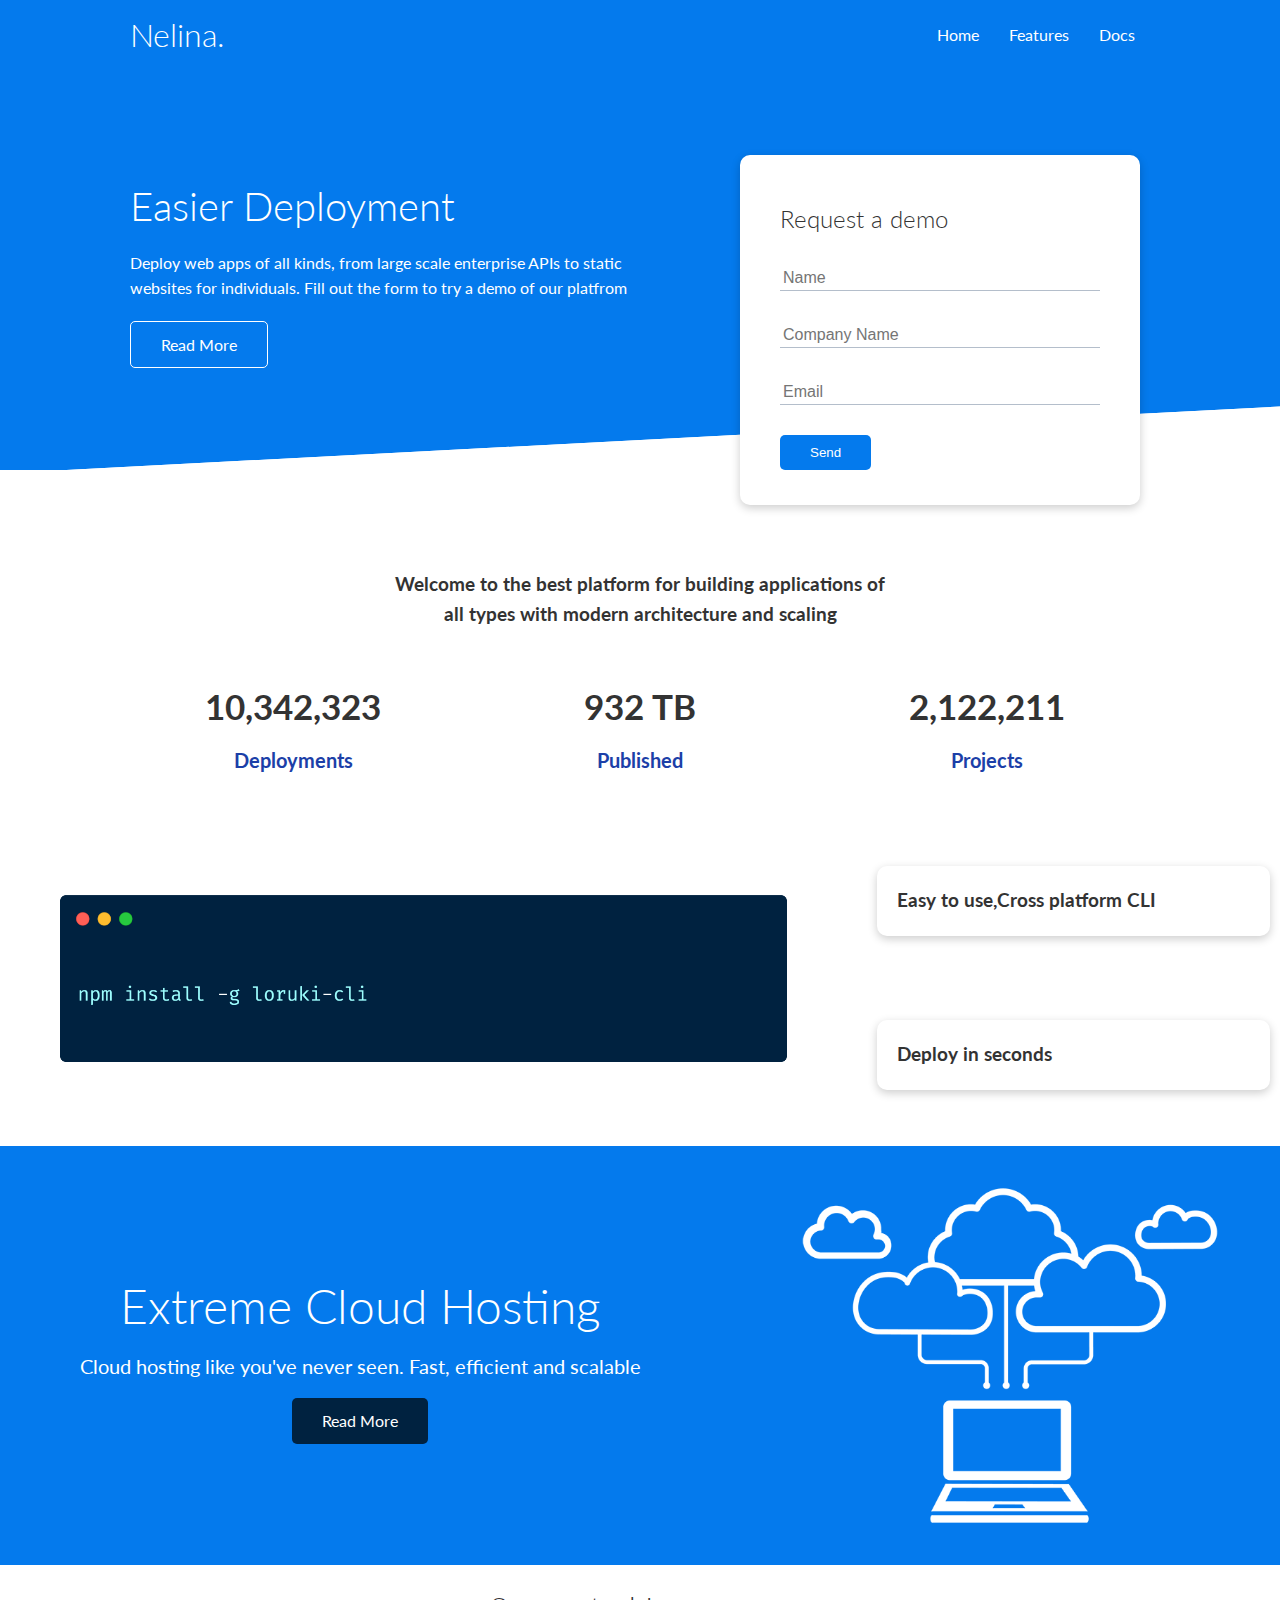
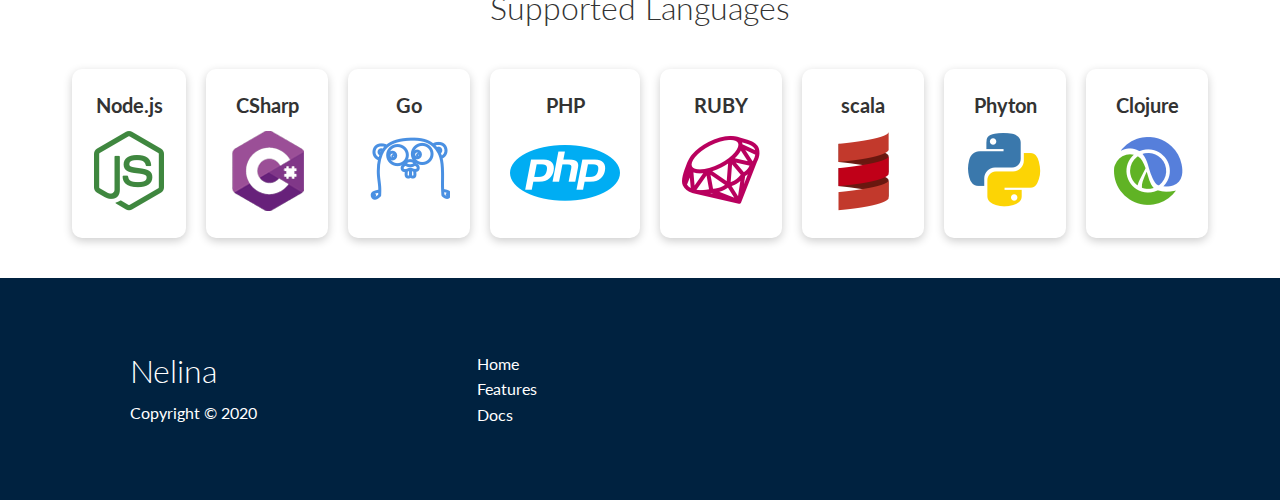
<file: index.html>
<!DOCTYPE html>
<html lang="en">
<head>
    <meta charset="UTF-8">
    <meta http-equiv="X-UA-Compatible" content="IE=edge">
    <meta name="viewport" content="width=device-width, initial-scale=1.0">
    <title>Nelina | Cloud Hosting website</title>
    <link rel="stylesheet" href="css/utilities.css">
    <link rel="stylesheet" href="css/styles.css">
    <link rel="stylesheet" href="https://cdnjs.cloudflare.com/ajax/libs/font-awesome/6.1.1/css/all.min.css" integrity="sha512-KfkfwYDsLkIlwQp6LFnl8zNdLGxu9YAA1QvwINks4PhcElQSvqcyVLLD9aMhXd13uQjoXtEKNosOWaZqXgel0g==" crossorigin="anonymous" referrerpolicy="no-referrer" />
    <script async src="https://pagead2.googlesyndication.com/pagead/js/adsbygoogle.js?client=ca-pub-1440423526496947"
     crossorigin="anonymous"></script>
</head>
<body>
    <!-- Nav Bar -->
    <div class="navbar">
     <div class="container flex">
         <h1 class="logo">Nelina.</h1>
         <nav>
             <ul>
                 <li><a href="index.html">Home</a></li>
                 <li><a href="features.html">Features</a></li>
                 <li><a href="docs.html">Docs</a></li>
             </ul>
         </nav>
     </div>
    </div>
    <!-- ShowCase -->
    <section class="showcase">
       <div class="container grid">
            <div class="showcase-text">
                <h1>Easier Deployment</h1>
                <p>Deploy web apps of all kinds, from large scale enterprise APIs to static websites for individuals. Fill out the form to try a demo of our platfrom</p>
                <a href="features.html" class="btn btn-outline">Read More</a>
            </div>
            <div class="showcase-form card">
                <h2>Request a demo</h2>
                <form >
                    <div class="form-control">
                        <input type="text" name="name" placeholder="Name" required>
                    </div>
                    <div class="form-control">
                        <input type="text" name="company" placeholder="Company Name" required>
                    </div>
                    <div class="form-control">
                        <input type="email" name="email" placeholder="Email" required>
                    </div>
                    <input type="submit" value="Send" class="btn btn-primary">
                </form>
            </div>
       </div>
    </section>
<!-- Stats --> 
    <section class="stats">
        <div class="container">
            <h3 class="stats-heading text-center my-1">
                Welcome to the best platform for building applications of all types with modern architecture and scaling
            </h3>

            <div class="grid grid-3 text-center my-4">
                <div>
                    <i class="fas fa-server fa-3x"></i>
                    <h3>10,342,323</h3>
                    <p class="text-secondary">Deployments</p>
                </div>
                <div>
                    <i class="fas fa-upload fa-3x"></i>
                    <h3>932 TB</h3>
                    <p class="text-secondary">Published</p>
                </div>
                <div>
                    <i class="fas fa-project-diagram fa-3x"></i>
                    <h3>2,122,211
                    </h3>
                    <p class="text-secondary">Projects</p>
                </div>
            </div>
        </div>
    </section>

    <!--cli  -->
    <div class="cli">
        <container class="grid">
            <img src="images/cli.png" alt="">
            <div class="card">
                <h3>Easy to use,Cross platform CLI</h3>
            </div>
            <div class="card">
                <h3>Deploy in seconds</h3>
            </div>
        </container>

    </div>


    <!-- Cloud -->
   <section class="cloud bg-primary my-2 py-2">
    <container class="grid">
        <div class="text-center">
            <h2 class="lg">
                Extreme Cloud Hosting
            </h2>
            <p class="lead my-1">
            Cloud hosting like you've never seen.
            Fast, efficient and scalable
            </p>
            <a href="features.html" class="btn btn-dark">Read More</a>
        </div>
        <img src="images/cloud.png" alt="">
    </container>
   </section>

   <!-- Languages -->
   <section class="languages">
    <h2 class="md text-center my-2">
       Supported Languages
    </h2>
    <div class="container flex">
        <div class="card">
            <h4>Node.js</h4>
            <img src="images/logos/node.png" alt="">
        </div>
        <div class="card">
            <h4>CSharp</h4>
            <img src="images/logos/csharp.png" alt="">
        </div>
        <div class="card">
            <h4>Go</h4>
            <img src="images/logos/go.png" alt="">
        </div>
        <div class="card">
            <h4>PHP</h4>
            <img src="images/logos/php.png" alt="">
        </div>
        <div class="card">
            <h4>RUBY</h4>
            <img src="images/logos/ruby.png" alt="">
        </div>
        <div class="card">
            <h4>scala</h4>
            <img src="images/logos/scala.png" alt="">
        </div>
        <div class="card">
            <h4>Phyton</h4>
            <img src="images/logos/python.png" alt="">
        </div>
        <div class="card">
            <h4>Clojure</h4>
            <img src="images/logos/clojure.png" alt="">
        </div>
    </div>
   </section>


   <!-- Footer -->
   <footer class="footer bg-dark py-5">
     <div class="container grid grid-3">
        <div>
            <h1>Nelina</h1>
            <p>Copyright &copy; 2020</p>
        </div>
        <nav>
            <ul>
                <li><a href="index.html">Home</a></li>
                <li><a href="features.html">Features</a></li>
                <li><a href="docs.html">Docs</a></li>
            </ul>
        </nav>
        <div class="social">
            <a href="#"><i class="fab fa-github fa-2x"></i></a>
            <a href="#"><i class="fab fa-facebook fa-2x"></i></a>
            <a href="#"><i class="fab fa-instagram fa-2x"></i></a>
            <a href="#"><i class="fab fa-twitter fa-2x"></i></a>
        </div>
     </div>
   </footer>

</body>
</html>
</file>
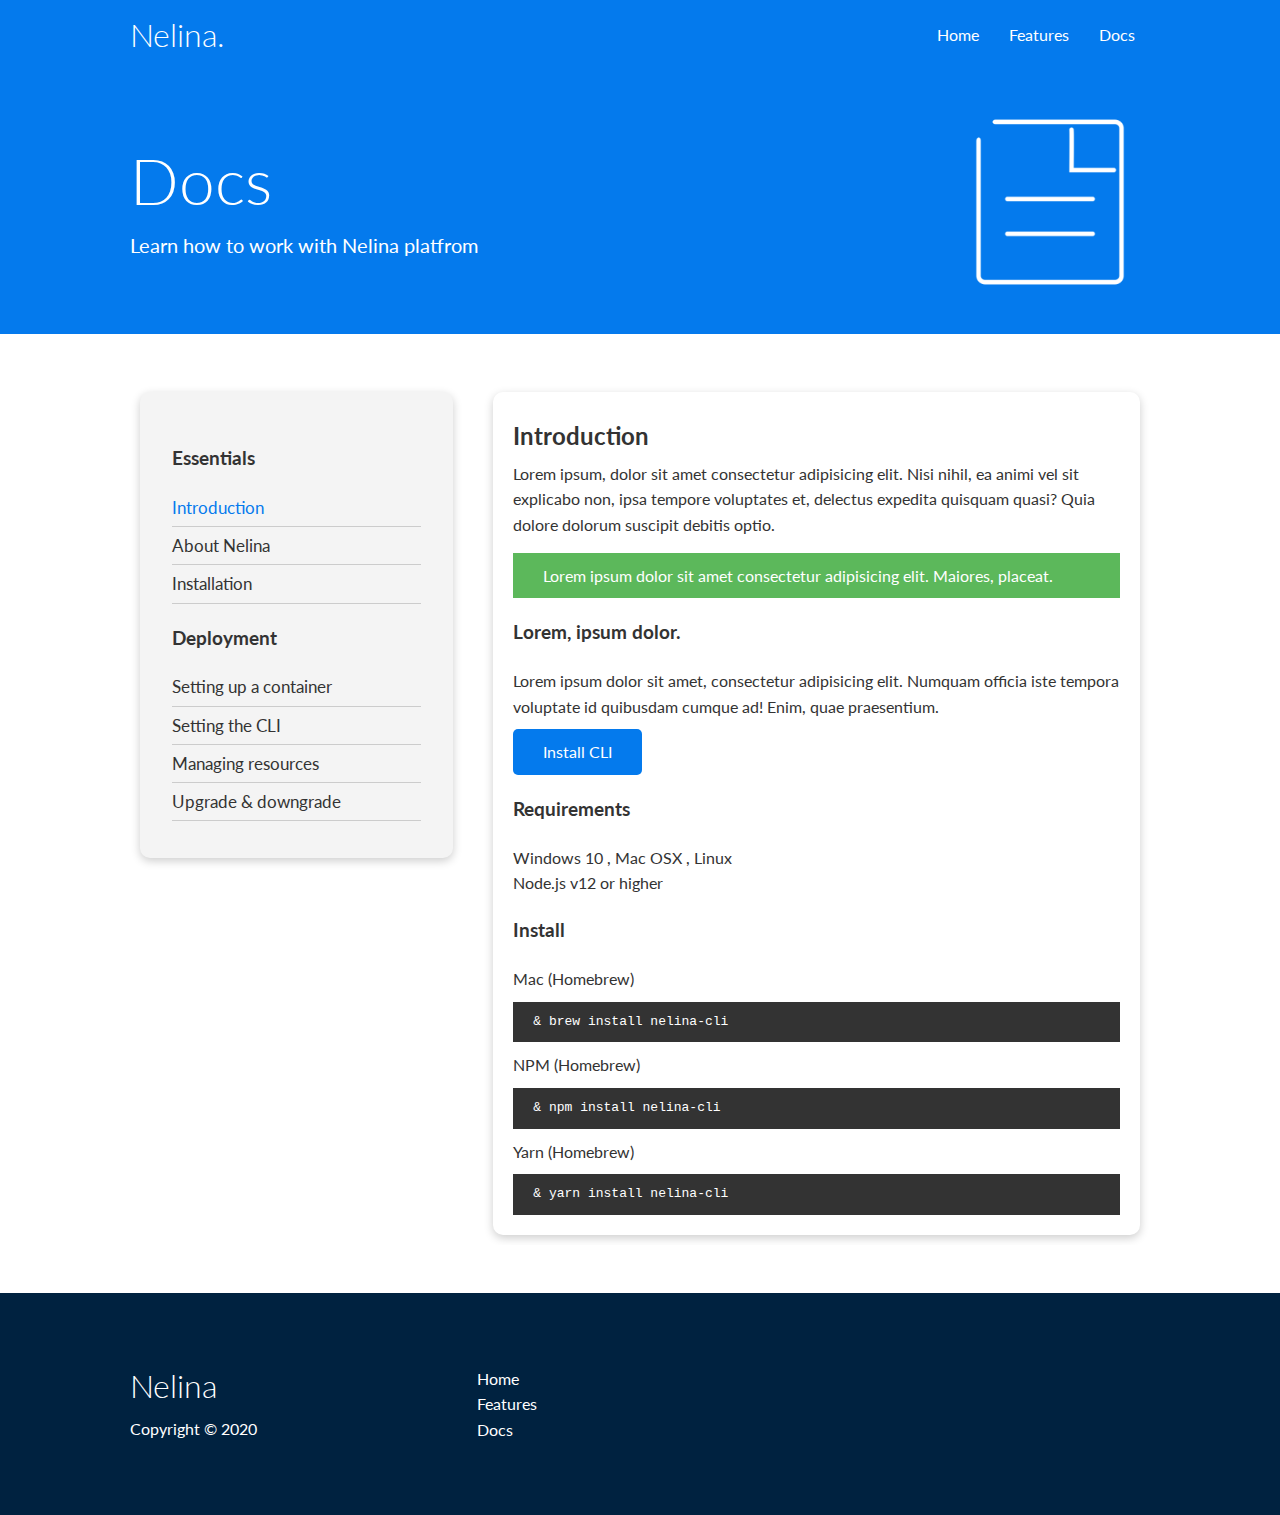
<file: docs.html>
<!DOCTYPE html>
<html lang="en">
<head>
    <meta charset="UTF-8">
    <meta http-equiv="X-UA-Compatible" content="IE=edge">
    <meta name="viewport" content="width=device-width, initial-scale=1.0">
    <title>Nelina | Cloud Hosting website</title>
    <link rel="stylesheet" href="css/utilities.css">
    <link rel="stylesheet" href="css/styles.css">
    <link rel="stylesheet" href="https://cdnjs.cloudflare.com/ajax/libs/font-awesome/6.1.1/css/all.min.css" integrity="sha512-KfkfwYDsLkIlwQp6LFnl8zNdLGxu9YAA1QvwINks4PhcElQSvqcyVLLD9aMhXd13uQjoXtEKNosOWaZqXgel0g==" crossorigin="anonymous" referrerpolicy="no-referrer" />
</head>
<body>
    <!-- Nav Bar -->
    <div class="navbar">
     <div class="container flex">
         <h1 class="logo">Nelina.</h1>
         <nav>
             <ul>
                 <li><a href="index.html">Home</a></li>
                 <li><a href="features.html">Features</a></li>
                 <li><a href="docs.html">Docs</a></li>
             </ul>
         </nav>
     </div>
    </div>
    
    <!-- Head Area -->
    <section class="docs-head bg-primary py-3">
        <div class="container grid">
            <div>
                <h1 class="xl">Docs</h1>
                <p class="lead">
                    Learn how to work with Nelina platfrom
                </p>
            </div>
            <img src="images/docs.png" alt="">
        </div>
    </section>

   <!-- Docs Main -->
   <section class="docs-main my-4">
    <div class="container grid">
        <div class="card bg-light p-3">
            <h3 class="my-2">Essentials</h3>
            <nav>
                <ul>
                    <li><a class="text-primary" href="#">Introduction</a></li>
                    <li><a href="#">About Nelina</a></li>
                    <li><a href="#">Installation</a></li>
                </ul>
            </nav>
            <h3 class="my-2">Deployment </h3>
            <nav>
                <ul>
                    <li><a href="#">Setting up a container</a></li>
                    <li><a href="#">Setting the CLI</a></li>
                    <li><a href="#">Managing resources</a></li>
                    <li><a href="#">Upgrade & downgrade</a></li>
                </ul>
            </nav>  
        </div>
        <div class="card">
           <h2>Introduction</h2> 
           <p>Lorem ipsum, dolor sit amet consectetur adipisicing elit. Nisi nihil, ea animi vel sit explicabo non, ipsa tempore voluptates et, delectus expedita quisquam quasi? Quia dolore dolorum suscipit debitis optio.</p>


         <div class="alert alert-success">
            <i class="fas fa-info"></i>Lorem ipsum dolor sit amet consectetur adipisicing elit. Maiores, placeat.
         </div>


         <h3>Lorem, ipsum dolor.</h3>
         <p>Lorem ipsum dolor sit amet, consectetur adipisicing elit. Numquam officia iste tempora voluptate id quibusdam cumque ad! Enim, quae praesentium.</p>
         <a href="" class="btn btn-primary">Install CLI</a>

         <h3>Requirements</h3>
         <ul>
            <li>Windows 10 , Mac OSX , Linux</li>
            <li>Node.js v12 or higher</li>
         </ul>

         <h3>Install</h3>
         <p>Mac (Homebrew)</p>
         <pre><code>& brew install nelina-cli</code></pre>
         <p>NPM (Homebrew)</p>
         <pre><code>& npm install nelina-cli</code></pre>
         <p>Yarn (Homebrew)</p>
         <pre><code>& yarn install nelina-cli</code></pre>
        </div> 

    </div>
   </section>
   <!-- Footer -->
   <footer class="footer bg-dark py-5">
     <div class="container grid grid-3">
        <div>
            <h1>Nelina</h1>
            <p>Copyright &copy; 2020</p>
        </div>
        <nav>
            <ul>
                <li><a href="index.html">Home</a></li>
                <li><a href="features.html">Features</a></li>
                <li><a href="docs.html">Docs</a></li>
            </ul>
        </nav>
        <div class="social">
            <a href="#"><i class="fab fa-github fa-2x"></i></a>
            <a href="#"><i class="fab fa-facebook fa-2x"></i></a>
            <a href="#"><i class="fab fa-instagram fa-2x"></i></a>
            <a href="#"><i class="fab fa-twitter fa-2x"></i></a>
        </div>
     </div>
   </footer>

</body>
</html>
</file>
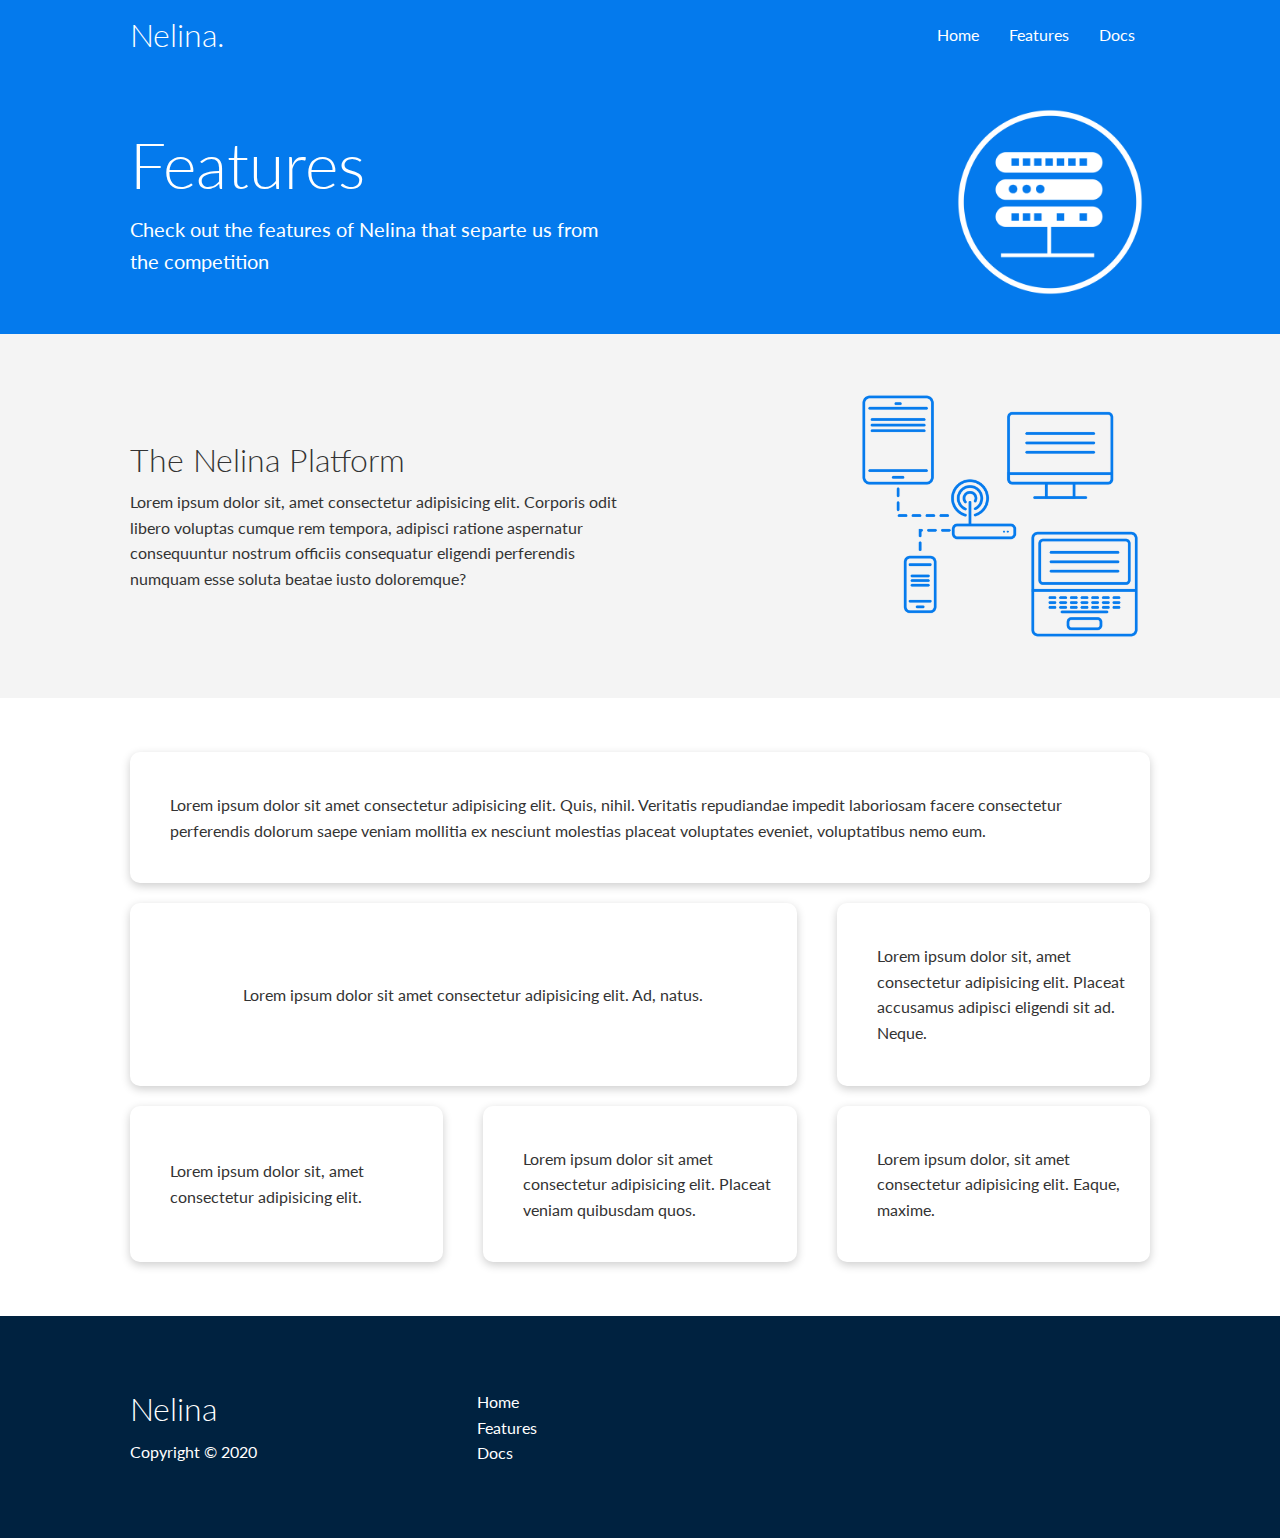
<file: features.html>
<!DOCTYPE html>
<html lang="en">
<head>
    <meta charset="UTF-8">
    <meta http-equiv="X-UA-Compatible" content="IE=edge">
    <meta name="viewport" content="width=device-width, initial-scale=1.0">
    <title>Nelina | Cloud Hosting website</title>
    <link rel="stylesheet" href="css/utilities.css">
    <link rel="stylesheet" href="css/styles.css">
    <link rel="stylesheet" href="https://cdnjs.cloudflare.com/ajax/libs/font-awesome/6.1.1/css/all.min.css" integrity="sha512-KfkfwYDsLkIlwQp6LFnl8zNdLGxu9YAA1QvwINks4PhcElQSvqcyVLLD9aMhXd13uQjoXtEKNosOWaZqXgel0g==" crossorigin="anonymous" referrerpolicy="no-referrer" />
</head>
<body>
    <!-- Nav Bar -->
    <div class="navbar">
     <div class="container flex">
         <h1 class="logo">Nelina.</h1>
         <nav>
             <ul>
                 <li><a href="index.html">Home</a></li>
                 <li><a href="features.html">Features</a></li>
                 <li><a href="docs.html">Docs</a></li>
             </ul>
         </nav>
     </div>
    </div>
    
    <!-- Head Area -->
    <section class="features-head bg-primary py-3">
        <div class="container grid">
            <div>
                <h1 class="xl">Features</h1>
                <p class="lead">
                    Check out the features of Nelina that
                    separte us from the competition
                </p>
            </div>
            <img src="images/server.png" alt="">
        </div>
    </section>

    <!-- Sub Head -->
    <section class="features-sub-head bg-light py-3">
        <div class="container grid">
            <div>
                <h1 class="md">The Nelina Platform</h1>
                <p >
                    Lorem ipsum dolor sit, amet consectetur adipisicing elit. Corporis odit libero voluptas cumque rem tempora, adipisci ratione aspernatur consequuntur nostrum officiis consequatur eligendi perferendis numquam esse soluta beatae iusto doloremque?
                </p>
            </div>
            <img src="images/server2.png" alt="">
        </div>
    </section>



    <!-- Features Main -->
    <section class="features-main my-2">
        <div class="container grid grid-3">
           <div class="card flex">
            <i class="fas fa-server fa-3x"></i>
            <p>Lorem ipsum dolor sit amet consectetur adipisicing elit. Quis, nihil. Veritatis repudiandae impedit laboriosam facere consectetur perferendis dolorum saepe veniam mollitia ex nesciunt molestias placeat voluptates eveniet, voluptatibus nemo eum.</p>
           </div>

           <div class="card flex">
            <i class="fas fa-laptop-code fa-3x"></i>
            <p>Lorem ipsum dolor sit amet consectetur adipisicing elit. Ad, natus.</p>
           </div>

           <div class="card flex">
            <i class="fas fa-database fa-3x"></i>
            <p>Lorem ipsum dolor sit, amet consectetur adipisicing elit. Placeat accusamus adipisci eligendi sit ad. Neque.</p>
           </div>

           <div class="card flex">
            <i class="fas fa-power-off fa-3x"></i>
            <p>Lorem ipsum dolor sit, amet consectetur adipisicing elit.</p>
           </div>

           <div class="card flex">
            <i class="fas fa-upload fa-3x"></i>
            <p>Lorem ipsum dolor sit amet consectetur adipisicing elit. Placeat veniam quibusdam quos.</p>
           </div>

           <div class="card flex">
            <i class="fas fa-server fa-3x"></i>
            <p>Lorem ipsum dolor, sit amet consectetur adipisicing elit. Eaque, maxime.</p>
           </div>
        </div>
    </section>
   <!-- Footer -->
   <footer class="footer bg-dark py-5">
     <div class="container grid grid-3">
        <div>
            <h1>Nelina</h1>
            <p>Copyright &copy; 2020</p>
        </div>
        <nav>
            <ul>
                <li><a href="index.html">Home</a></li>
                <li><a href="features.html">Features</a></li>
                <li><a href="docs.html">Docs</a></li>
            </ul>
        </nav>
        <div class="social">
            <a href="#"><i class="fab fa-github fa-2x"></i></a>
            <a href="#"><i class="fab fa-facebook fa-2x"></i></a>
            <a href="#"><i class="fab fa-instagram fa-2x"></i></a>
            <a href="#"><i class="fab fa-twitter fa-2x"></i></a>
        </div>
     </div>
   </footer>

</body>
</html>
</file>
<file: css/utilities.css>
.container{
    max-width: 1100px;
    margin: 0 auto;
    overflow: auto;
    padding: 0px 40px;
}
.card{
    background-color: #fff;
    color: #333;
    border-radius: 10px;
    box-shadow: 0 3px 10px rgba(0,0,0,0.2 );
    padding: 20px;
    margin: 10px;
}

.btn{
    display: inline-block;
    padding: 10px 30px;
    cursor: pointer;
    background: var(--primary-color);
    color: #fff;
    border: none;
    border-radius: 5px;
}

.btn-outline {
   background-color: transparent;
   border: 1px #fff solid;
}

.btn:hover{
    transform: scale(0.98);
}


/* Backgrounds & colored buttons*/
.bg-primary , .btn-primary {
    background-color: var(--primary-color);
    color: white;
}

.bg-secondary , .btn-secondary {
   background-color: var(--secondary-color);
   color: white;
}

.bg-dark , .btn-dark {
   background-color: var(--dark-color);
   color: white;
}

.bg-light , .btn-light {
   background-color: var(--light-color);
   color: #333;
}

/* Text Colors */
.text-primary {
    color: var(--primary-color);
    
}

.text-secondary {
   color: var(--secondary-color);
   
}

.text-dark {
   color: var(--dark-color);
   
}

.text-light {
   color: var(--light-color);
   
}
.bg-primary  a ,
 .btn-primary a ,
 .bg-secondary a ,
 .btn-secondary a,
 .bg-dark a ,
 .btn-dark a  
 {
 color: white;
}


/* Text Sizes */

.lead{
    font-size: 20px;
}

.sm {
    font-size: 1rem;
}

.md {
    font-size: 2rem;
}

.lg {
    font-size: 3rem;
}

.xl {
    font-size: 4rem ;
}

.text-center {
 text-align: center;
}


/* Alert*/
.alert{
    background-color: var(--light-color);
    padding: 10px 20px;
    margin: 15px 0px;
}

.alert i {
    margin-right: 10px;
}

.alert-success {
    background-color: var(--success-color);
    color: white;
}
.alert-error {
    background-color: var(--error-color);
    color: white;
}


.flex{
    display: flex;
    justify-content: center;
    align-items: center;
    height: 100% ;
}
.grid {
    display: grid;
    grid-template-columns: repeat(2, 1fr);
    gap: 20px;
   justify-content: center;
   align-items: center;
   height: 100%;
}

.grid-3 {
 grid-template-columns: repeat(3,1fr);
}

/* Margin */

.my-1 {
    margin: 1rem 0  ;
} 
/* 1rem= default font size of html (16px) */

.my-2 {
    margin: 1.5rem 0  ;
}
.my-3 {
    margin: 2rem 0  ;
}
.my-4 {
    margin: 3rem 0  ;
}
.my-5 {
    margin: 4rem 0  ;
}

.m-1 {
    margin: 1rem 0  ;
} 
/* 1rem= default font size of html (16px) */

.m-2 {
    margin: 1.5rem   ;
}
.m-3 {
    margin: 2rem   ;
}
.m-4 {
    margin: 3rem   ;
}
.m-5 {
    margin: 4rem   ;
}

/* Padding */

.py-1 {
    padding: 1rem 0  ;
} 
/* 1rem= default font size of html (16px) */

.py-2 {
    padding: 1.5rem 0  ;
}
.py-3 {
    padding: 2rem 0  ;
}
.py-4 {
    padding: 3rem 0  ;
}
.py-5 {
    padding: 4rem 0  ;
}


.p-1 {
    padding: 1rem 0  ;
} 
/* 1rem= default font size of html (16px) */

.p-2 {
    padding: 1.5rem   ;
}
.p-3 {
    padding: 2rem   ;
}
.p-4 {
    padding: 3rem   ;
}
.p-5 {
    padding: 4rem   ;
}
</file>
<file: css/styles.css>
@import url('https://fonts.googleapis.com/css2?family=Lato:wght@300&display=swap');


 :root {
    --primary-color: #047aed;
    --secondary-color: #1c3fa8;
    --dark-color: #002240;
    --light-color: #f4f4f4;
    --success-color: #5cb85b;
    --error-color: #d9534b;
}
*{
    box-sizing: border-box;
    margin: 0;
    padding: 0;
}

body{
    font-family: 'Lato', sans-serif;
    color: #333;
    line-height: 1.6;
}

ul{
    list-style-type: none;
}
 a{
     text-decoration: none;
     color: #333;
 }

 h1,h2 {
     font-weight: 300;
     line-height: 1.2;
     margin: 10px 0px;
 }

 p{
    margin: 10px 0px;
 }

 img {
     width: 100%;
 }
 

 code, pre {
    background-color: #333;
    color: white;
    padding: 10px;
 }


 .hidden {
    visibility: hidden;
    height: 0;
 }
 /*  Navbar   */
.navbar {
    background-color: var(--primary-color) ;
    color: #fff;
    height: 70px;
}

.navbar ul {
    display: flex;
}

.navbar  a {
    color: #fff;
    padding: 10px;
    margin: 0px 5px;
}

.navbar a:hover{
    border-bottom: 2px #fff solid;
} 

.navbar .flex {
    justify-content: space-between;
}


/* Showcase */

.showcase{
    height: 400px;
    background-color: var(--primary-color);
    color: #fff;
    position: relative;
}

.showcase h1 {
    font-size: 40px;
}
.showcase p{
    margin: 20px 0px;
 }
  
.showcase .grid {
    grid-template-columns: 1.2fr 1fr;
    gap: 30px;
    overflow: visible;
}
.showcase-text{
    animation: slideInFromLeft 1s ease-in;
}    
.showcase-form {
    position: relative;
    top: 60px;
  height: 350px;
  width: 400px;
  padding: 40px;
  z-index: 100;
  justify-self: flex-end;
  animation: slideInFromRight 1s ease-in;
}

.showcase-form .form-control{
    margin: 30px 0px;
}

.showcase-form input[type='text'],
.showcase-form input[type='email']{
 
    border: 0;
   border-bottom: 1px solid #b4becb;
   width: 100%;
   padding: 3px;
   font-size: 16px;
}

.showcase-form input:focus {
    outline: none;
}

.showcase::before,.showcase::after{
    content: '';
    position: absolute;
    height: 100px;
    bottom: -70px;
    right: 0;
    left: 0;
    background: #fff ;
    -webkit-transform: skewY( -3deg );
    -moz-transform: skewY( -3deg );
    -ms-transform: skewY( -3deg );
    transform: skewY( -3deg );

}


/* Stats */

.stats {
    padding-top: 100px;
    animation: slideInFromBottom 1s ease-in;
}

.stats-heading {
  
max-width: 500px;
margin: auto;

}
.stats .grid h3{
font-size: 35px;
}


.stats .grid p{
    font-size: 20px;
    font-weight: bold;
}


/* cli */

.cli .grid {

    grid-template-columns: repeat(3,1fr);
    grid-template-rows: repeat(2,1fr);
}

.cli .grid > *:first-child{
    grid-column: 1 / span 2;
    grid-row: 1 / span 2 ;
}
 

/* cloud */

.cloud .grid {
    grid-template-columns: 4fr 3fr;
}


/* Languages */

.languages .container {
    max-width: 1300px;
}
.languages .flex {

    flex-wrap: wrap;
}
.languages .card {
    text-align: center;
    margin: 18px 10px 40px; 
    transition: transform 0.2s ease-in ;
}

.languages .card h4 {
    font-size: 20px;
    margin-bottom: 10px;
}

 
.languages .card:hover {
    transform: translateY(-15px);
}

/* Features */

.features-head img , .docs-head img{
    width: 200px; 
    justify-self: flex-end;
}

.features-sub-head img {
    width: 300px; 
    justify-self: flex-end;
}

.features-main .card > i{
    margin-right: 20px;
  
}

.features-main .grid {

padding: 30px; 
}
.features-main .grid > *:first-child{

grid-column: 1 / span 3;
}
.features-main .grid > *:nth-child(2){

grid-column: 1 / span 2;
}



/* Docs */

.docs-main h2 {
    font-weight: bold;
}
.docs-main h3 {
 margin: 20px 0 ;
}

.docs-main .grid {
    grid-template-columns: 1fr 2fr;
    align-items: flex-start;
}

.docs-main nav li {
    font-size: 17px;
    padding-bottom: 5px;
    margin-bottom: 5px;
    border-bottom: 1px #ccc solid;
}

.docs-main a:hover {
    font-weight: bold;
}
/* Foooter */
.footer .social a {
    margin: 0 10px;
}




/* Media Queries */

/* For Tablet and under */
@media(max-width: 768px){

 .grid ,
 .showcase .grid ,
 .stats .grid ,
 .cli .grid ,
 .cloud .grid,
 .features-main .grid,
 .docs-main .grid
  {
    grid-template-columns: 1fr;
    grid-template-rows: 1fr;
 }
 .showcase {
    height: auto;
 }
 .showcase-text {
    text-align: center;
    margin-top: 40px;
    animation: slideInFromTop 1s ease;
 }
.showcase-form {
    justify-self: center;
    animation: slideInFromBottom 1s ease;
}

.cli .grid > *:first-child{
    grid-column: 1 ;
    grid-row: 1 ;
 
}
.features-head , 
.features-sub-head ,
 .docs-head {
    text-align: center;
}
.features-head img , 
.features-sub-head img  ,
 .docs-head img {
    justify-self: center ;
}
.features-main .grid > *:first-child{

    grid-column: 1 ;
    }
.features-main .grid > *:nth-child(2){

    grid-column: 1 ;
    }

}

/*Animations */
@keyframes slideInFromLeft { 
     0% {
        transform: translateX(-100%);
     }
     100% {
        transform: translateX(0);
     }
}

@keyframes slideInFromRight { 
    0% {
       transform: translateX(100%);
    }
    100% {
       transform: translateX(0);
    }
}
@keyframes slideInFromBottom { 
    0% {
       transform: translateY(100%);
    }
    100% { 
       transform: translate(0);
    }
}
@keyframes slideInFromTop { 
    0% {
       transform: translateY(-100%);
    }
    100% {
       transform: translateX(0);
    }
}

/* Mobile */
@media(max-width: 500px){
.navbar {
    height: 110px;
}

.navbar .flex {
    flex-direction: column;
}
.navbar ul {
    padding: 10px;
    background-color: rgba(0,0,0,0.1); 
}

}
</file>
